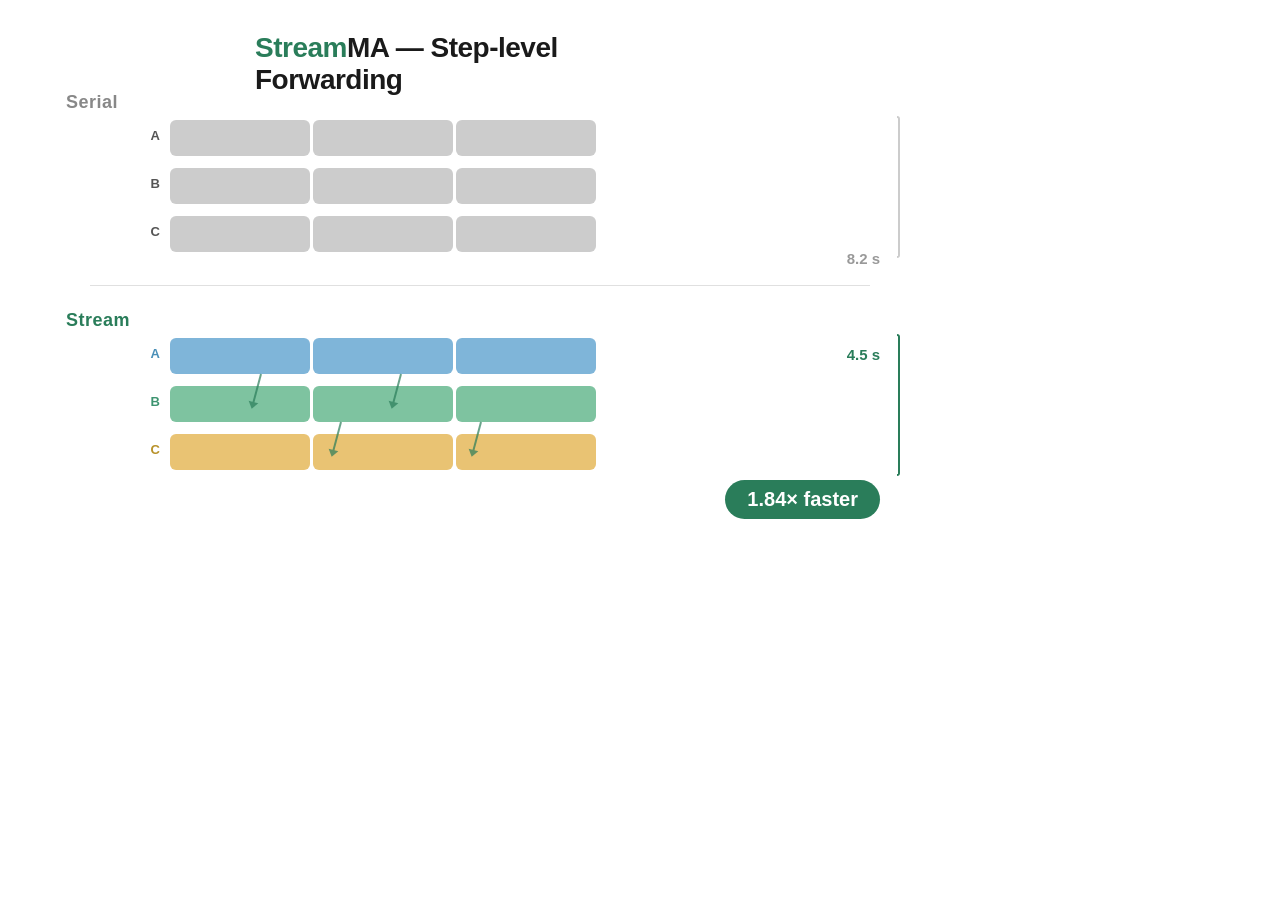
<file: promo/method_anim.html>
<!DOCTYPE html>
<html>
<head>
<meta charset="utf-8">
<style>
* { margin: 0; padding: 0; box-sizing: border-box; }
body {
  width: 960px; height: 540px;
  background: #ffffff;
  font-family: -apple-system, 'Helvetica Neue', sans-serif;
  overflow: hidden;
  display: flex; align-items: center; justify-content: center;
}
.canvas {
  width: 900px; height: 500px;
  position: relative;
}

/* Title */
.title {
  position: absolute; top: 12px; left: 50%;
  transform: translateX(-50%);
  font-size: 28px; font-weight: 800; color: #1a1a1a;
  letter-spacing: -0.5px;
  opacity: 0;
  animation: fadeIn 0.6s 0.3s forwards;
}
.title .accent { color: #2a7d5a; }

/* Section labels */
.label {
  position: absolute; left: 36px;
  font-size: 18px; font-weight: 700; letter-spacing: 0.5px;
}
.label-serial { top: 72px; color: #888; }
.label-stream { top: 290px; color: #2a7d5a; }

/* Agent lanes */
.lane {
  position: absolute; height: 36px; left: 140px;
  display: flex; gap: 3px; align-items: center;
}
/* Serial lanes */
.s-a { top: 100px; }
.s-b { top: 148px; }
.s-c { top: 196px; }
/* Stream lanes */
.st-a { top: 318px; }
.st-b { top: 366px; }
.st-c { top: 414px; }

/* Step blocks */
.step {
  width: 0; height: 36px; border-radius: 6px;
  opacity: 0;
}
/* Agent colors */
.agent-a { background: #7fb5d9; }
.agent-b { background: #7ec3a0; }
.agent-c { background: #e9c373; }
.agent-grey { background: #ccc; }

/* Serial steps: appear one after another, no overlap */
/* A steps (each 140px wide, appear at 1s, 2s, 3s, 4s) */
.s-a .step:nth-child(1) { animation: growStep 0.7s 1.0s forwards; }
.s-a .step:nth-child(2) { animation: growStep 0.7s 1.8s forwards; }
.s-a .step:nth-child(3) { animation: growStep 0.7s 2.6s forwards; }

.s-b .step:nth-child(1) { animation: growStep 0.7s 3.5s forwards; }
.s-b .step:nth-child(2) { animation: growStep 0.7s 4.3s forwards; }
.s-b .step:nth-child(3) { animation: growStep 0.7s 5.1s forwards; }

.s-c .step:nth-child(1) { animation: growStep 0.7s 5.9s forwards; }
.s-c .step:nth-child(2) { animation: growStep 0.7s 6.7s forwards; }
.s-c .step:nth-child(3) { animation: growStep 0.7s 7.5s forwards; }

/* Stream steps: overlapping, cascaded */
.st-a .step:nth-child(1) { animation: growStep 0.7s 1.0s forwards; }
.st-a .step:nth-child(2) { animation: growStep 0.7s 1.8s forwards; }
.st-a .step:nth-child(3) { animation: growStep 0.7s 2.6s forwards; }

.st-b .step:nth-child(1) { animation: growStep 0.7s 1.9s forwards; }
.st-b .step:nth-child(2) { animation: growStep 0.7s 2.7s forwards; }
.st-b .step:nth-child(3) { animation: growStep 0.7s 3.5s forwards; }

.st-c .step:nth-child(1) { animation: growStep 0.7s 2.8s forwards; }
.st-c .step:nth-child(2) { animation: growStep 0.7s 3.6s forwards; }
.st-c .step:nth-child(3) { animation: growStep 0.7s 4.4s forwards; }

/* Forward arrows (Stream only) */
.arrow {
  position: absolute;
  width: 2px; height: 0;
  background: #2a7d5a;
  opacity: 0;
  transform-origin: top center;
}
.arrow::after {
  content: '';
  position: absolute; bottom: -6px; left: -4px;
  width: 0; height: 0;
  border-left: 5px solid transparent;
  border-right: 5px solid transparent;
  border-top: 7px solid #2a7d5a;
}
/* A→B arrows */
.arr-ab-1 { left: 230px; top: 354px; transform: rotate(15deg); animation: growArrow 0.3s 1.8s forwards; }
.arr-ab-2 { left: 370px; top: 354px; transform: rotate(15deg); animation: growArrow 0.3s 2.6s forwards; }
/* B→C arrows */
.arr-bc-1 { left: 310px; top: 402px; transform: rotate(15deg); animation: growArrow 0.3s 2.7s forwards; }
.arr-bc-2 { left: 450px; top: 402px; transform: rotate(15deg); animation: growArrow 0.3s 3.5s forwards; }

/* Speedup badge */
.speedup {
  position: absolute; right: 50px; top: 460px;
  background: #2a7d5a; color: #fff;
  font-size: 20px; font-weight: 700;
  padding: 8px 22px; border-radius: 999px;
  opacity: 0;
  animation: popIn 0.5s 5.0s forwards;
}

/* Serial end marker */
.serial-end {
  position: absolute; right: 50px; top: 230px;
  color: #999; font-size: 15px; font-weight: 600;
  opacity: 0;
  animation: fadeIn 0.4s 8.3s forwards;
}
.stream-end {
  position: absolute; right: 50px; top: 326px;
  color: #2a7d5a; font-size: 15px; font-weight: 600;
  opacity: 0;
  animation: fadeIn 0.4s 5.2s forwards;
}

/* Agent labels */
.agent-label {
  position: absolute; left: 100px;
  font-size: 13px; font-weight: 600; color: #555;
  width: 30px; text-align: right;
}

/* Timeline bracket */
.bracket-serial {
  position: absolute; right: 30px; top: 96px;
  width: 3px; height: 142px;
  border-right: 2.5px solid #ccc;
  border-top: 2.5px solid #ccc;
  border-bottom: 2.5px solid #ccc;
  border-radius: 0 4px 4px 0;
  opacity: 0;
  animation: fadeIn 0.4s 8.3s forwards;
}
.bracket-stream {
  position: absolute; right: 30px; top: 314px;
  width: 3px; height: 142px;
  border-right: 2.5px solid #2a7d5a;
  border-top: 2.5px solid #2a7d5a;
  border-bottom: 2.5px solid #2a7d5a;
  border-radius: 0 4px 4px 0;
  opacity: 0;
  animation: fadeIn 0.4s 5.2s forwards;
}

/* Keyframes */
@keyframes fadeIn {
  to { opacity: 1; }
}
@keyframes growStep {
  0% { width: 0; opacity: 0.3; }
  30% { opacity: 1; }
  100% { width: 140px; opacity: 1; }
}
@keyframes growArrow {
  0% { height: 0; opacity: 0; }
  100% { height: 30px; opacity: 0.7; }
}
@keyframes popIn {
  0% { opacity: 0; transform: scale(0.6); }
  60% { transform: scale(1.1); }
  100% { opacity: 1; transform: scale(1); }
}
</style>
</head>
<body>
<div class="canvas">
  <div class="title"><span class="accent">Stream</span>MA — Step-level Forwarding</div>

  <!-- Serial Section -->
  <div class="label label-serial">Serial</div>
  <div class="agent-label" style="top:108px;">A</div>
  <div class="agent-label" style="top:156px;">B</div>
  <div class="agent-label" style="top:204px;">C</div>
  <div class="lane s-a">
    <div class="step agent-grey"></div>
    <div class="step agent-grey"></div>
    <div class="step agent-grey"></div>
  </div>
  <div class="lane s-b">
    <div class="step agent-grey"></div>
    <div class="step agent-grey"></div>
    <div class="step agent-grey"></div>
  </div>
  <div class="lane s-c">
    <div class="step agent-grey"></div>
    <div class="step agent-grey"></div>
    <div class="step agent-grey"></div>
  </div>
  <div class="bracket-serial"></div>
  <div class="serial-end">8.2 s</div>

  <!-- Divider -->
  <div style="position:absolute;left:60px;right:60px;top:265px;height:1px;background:#e0e0e0;"></div>

  <!-- Stream Section -->
  <div class="label label-stream">Stream</div>
  <div class="agent-label" style="top:326px;color:#4a90b8;">A</div>
  <div class="agent-label" style="top:374px;color:#3d9470;">B</div>
  <div class="agent-label" style="top:422px;color:#b8922a;">C</div>
  <div class="lane st-a">
    <div class="step agent-a"></div>
    <div class="step agent-a"></div>
    <div class="step agent-a"></div>
  </div>
  <div class="lane st-b">
    <div class="step agent-b"></div>
    <div class="step agent-b"></div>
    <div class="step agent-b"></div>
  </div>
  <div class="lane st-c">
    <div class="step agent-c"></div>
    <div class="step agent-c"></div>
    <div class="step agent-c"></div>
  </div>

  <!-- Forward arrows -->
  <div class="arrow arr-ab-1"></div>
  <div class="arrow arr-ab-2"></div>
  <div class="arrow arr-bc-1"></div>
  <div class="arrow arr-bc-2"></div>

  <div class="bracket-stream"></div>
  <div class="stream-end">4.5 s</div>
  <div class="speedup">1.84× faster</div>
</div>
</body>
</html>
</file>
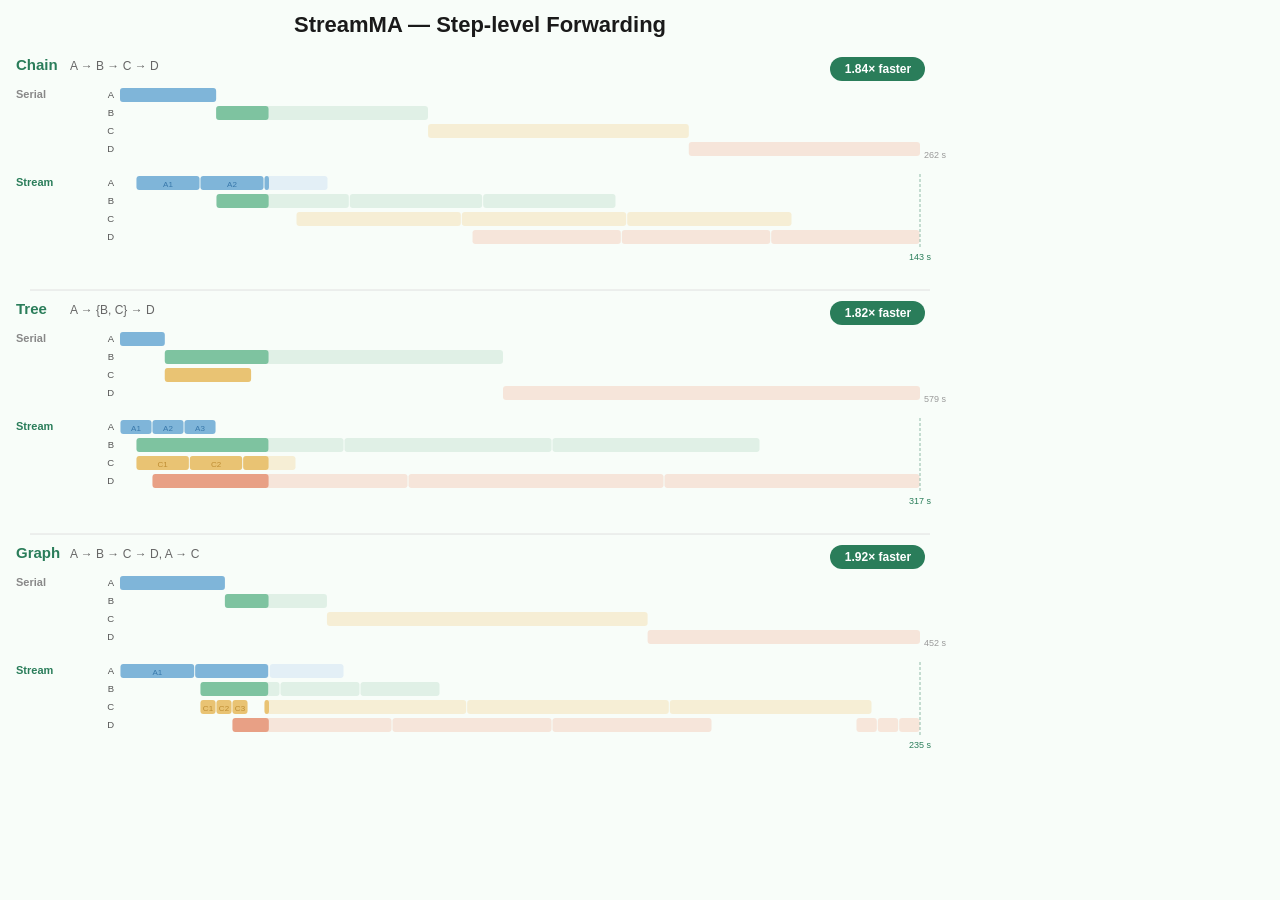
<file: promo/triple_topo.html>
<!DOCTYPE html>
<html>
<head>
<meta charset="utf-8">
<style>
* { margin: 0; padding: 0; box-sizing: border-box; }
body {
  width: 960px; height: 780px;
  background: #f8fdf9;
  font-family: -apple-system, 'Helvetica Neue', sans-serif;
  overflow: hidden;
}
svg { display: block; width: 960px; height: 780px; }
</style>
</head>
<body>
<svg id="canvas" viewBox="0 0 960 780" xmlns="http://www.w3.org/2000/svg">
</svg>
<script>
(function() {
const NS = 'http://www.w3.org/2000/svg';
const svg = document.getElementById('canvas');

// ===== DATA (from hero_timeline.js) =====
const TOPOS = [
  {
    key: 'chain', title: 'Chain', dagLabel: 'A \u2192 B \u2192 C \u2192 D',
    speedup: 1.84, api_time: 261.99, wall_time: 142.57,
    agents: ['Agent_A','Agent_B','Agent_C','Agent_D'],
    serial: [
      { agent:'Agent_A', start:0, end:31.48 },
      { agent:'Agent_B', start:31.48, end:100.87 },
      { agent:'Agent_C', start:100.87, end:186.28 },
      { agent:'Agent_D', start:186.28, end:261.99 },
    ],
    stream: {
      Agent_A: [[2.85,37.07]], Agent_B: [[17.11,88.39]],
      Agent_C: [[31.37,119.76]], Agent_D: [[62.73,142.57]],
    },
    edges: [['Agent_A','Agent_B'],['Agent_B','Agent_C'],['Agent_C','Agent_D']],
  },
  {
    key: 'tree', title: 'Tree', dagLabel: 'A \u2192 {B, C} \u2192 D',
    speedup: 1.82, api_time: 640.98, wall_time: 317.41,
    agents: ['Agent_A','Agent_B','Agent_C','Agent_D'],
    serial: [
      { agent:'Agent_A', start:0, end:32.40 },
      { agent:'Agent_B', start:32.40, end:276.99 },
      { agent:'Agent_C', start:32.40, end:94.80 },
      { agent:'Agent_D', start:276.99, end:578.57 },
    ],
    stream: {
      Agent_A: [[0,38.09]], Agent_B: [[6.35,253.93]],
      Agent_C: [[6.35,69.83]], Agent_D: [[12.70,317.41]],
    },
    edges: [['Agent_A','Agent_B'],['Agent_A','Agent_C'],['Agent_B','Agent_D'],['Agent_C','Agent_D']],
  },
  {
    key: 'graph', title: 'Graph', dagLabel: 'A \u2192 B \u2192 C \u2192 D, A \u2192 C',
    speedup: 1.92, api_time: 452.23, wall_time: 235.45,
    agents: ['Agent_A','Agent_B','Agent_C','Agent_D'],
    serial: [
      { agent:'Agent_A', start:0, end:59.30 },
      { agent:'Agent_B', start:59.30, end:116.99 },
      { agent:'Agent_C', start:116.99, end:298.27 },
      { agent:'Agent_D', start:298.27, end:452.23 },
    ],
    stream: {
      Agent_A: [[0,65.93]], Agent_B: [[23.54,94.18]],
      Agent_C: [[23.54,37.67],[42.38,221.32]], Agent_D: [[32.96,174.23],[216.61,235.45]],
    },
    edges: [['Agent_A','Agent_B'],['Agent_B','Agent_C'],['Agent_C','Agent_D'],['Agent_A','Agent_C']],
  },
];

const PAL = {
  Agent_A: { mid:'#7fb5d9', dark:'#2c6ea3', light:'#dbeaf5' },
  Agent_B: { mid:'#7ec3a0', dark:'#2f9e6e', light:'#d6ecdf' },
  Agent_C: { mid:'#e9c373', dark:'#b88528', light:'#f6e8c7' },
  Agent_D: { mid:'#e8a085', dark:'#c25a36', light:'#f6dccd' },
};

const STEPS = 3;
const LOOP_MS = 7000;
const barH = 14;
const laneGap = 4;
const chartLeft = 120;
const chartRight = 40;
const chartW = 960 - chartLeft - chartRight;

function el(tag, attrs, parent) {
  const e = document.createElementNS(NS, tag);
  for (const k in attrs) e.setAttribute(k, attrs[k]);
  if (parent) parent.appendChild(e);
  return e;
}

// ===== Title =====
el('text', { x: 480, y: 32, 'text-anchor':'middle', 'font-size':22, 'font-weight':800, fill:'#1a1a1a' }, svg).textContent = 'StreamMA \u2014 Step-level Forwarding';

// ===== Build each topology section =====
const sections = []; // [{serialBars, streamBars, arrows, serialMax, wallTime}]
const sectionY0 = [52, 296, 540]; // y offset for each topo section
const sectionH = 234;

TOPOS.forEach((topo, ti) => {
  const y0 = sectionY0[ti];
  const g = el('g', { transform: `translate(0, ${y0})` }, svg);

  // Section header
  el('text', { x: 16, y: 18, 'font-size':15, 'font-weight':700, fill:'#2a7d5a' }, g).textContent = topo.title;
  el('text', { x: 70, y: 18, 'font-size':12, fill:'#666' }, g).textContent = topo.dagLabel;

  // Speedup badge
  const badge = el('g', { transform: 'translate(830, 5)' }, g);
  el('rect', { x:0, y:0, width:95, height:24, rx:12, fill:'#2a7d5a' }, badge);
  el('text', { x:48, y:16, 'text-anchor':'middle', 'font-size':12, 'font-weight':700, fill:'#fff' }, badge).textContent = topo.speedup.toFixed(2) + '\u00d7 faster';

  // === Serial ===
  const serialY0 = 36;
  el('text', { x: 16, y: serialY0 + 10, 'font-size':11, 'font-weight':600, fill:'#888' }, g).textContent = 'Serial';
  const serialMax = Math.max(...topo.serial.map(s => s.end));
  const sScale = chartW / serialMax;
  const serialBars = [];

  topo.serial.forEach((seg, i) => {
    const pal = PAL[seg.agent];
    const x = chartLeft + seg.start * sScale;
    const w = (seg.end - seg.start) * sScale;
    const y = serialY0 + i * (barH + laneGap);
    // Agent label
    el('text', { x: chartLeft - 6, y: y + barH/2 + 3, 'text-anchor':'end', 'font-size':9.5, fill:'#555' }, g).textContent = seg.agent.replace('Agent_', '');
    // Backdrop
    el('rect', { x, y, width: w, height: barH, rx: 3, fill: pal.light, opacity: 0.7 }, g);
    // Animated fill
    const bar = el('rect', { x, y, width: 0, height: barH, rx: 3, fill: pal.mid }, g);
    serialBars.push({ bar, x, fullW: w, start: seg.start, end: seg.end });
  });

  // === Stream ===
  const streamY0 = serialY0 + 4 * (barH + laneGap) + 16;
  el('text', { x: 16, y: streamY0 + 10, 'font-size':11, 'font-weight':600, fill:'#2a7d5a' }, g).textContent = 'Stream';
  const wScale = chartW / topo.wall_time;
  const streamBars = [];

  topo.agents.forEach((agent, i) => {
    const pal = PAL[agent];
    const segs = topo.stream[agent] || [];
    const y = streamY0 + i * (barH + laneGap);
    // Agent label
    el('text', { x: chartLeft - 6, y: y + barH/2 + 3, 'text-anchor':'end', 'font-size':9.5, fill:'#555' }, g).textContent = agent.replace('Agent_', '');

    segs.forEach(([s, e]) => {
      const x = chartLeft + s * wScale;
      const w = (e - s) * wScale;
      // Step subdivision
      const stepW = w / STEPS;
      for (let k = 0; k < STEPS; k++) {
        const sx = x + k * stepW;
        // Backdrop
        el('rect', { x: sx + 0.5, y, width: stepW - 1, height: barH, rx: 3, fill: pal.light, opacity: 0.7 }, g);
        // Animated fill
        const bar = el('rect', { x: sx + 0.5, y, width: 0, height: barH, rx: 3, fill: pal.mid }, g);
        const stepStart = s + (e - s) * k / STEPS;
        const stepEnd = s + (e - s) * (k + 1) / STEPS;
        streamBars.push({ bar, fullW: stepW - 1, start: stepStart, end: stepEnd });
      }
      // Step labels
      for (let k = 0; k < STEPS; k++) {
        const sx = x + k * stepW;
        const lbl = el('text', {
          x: sx + stepW/2, y: y + barH/2 + 3.5,
          'text-anchor':'middle', 'font-size': 8, fill: pal.dark,
          'pointer-events':'none', opacity: 0
        }, g);
        lbl.textContent = agent.replace('Agent_','').charAt(0) + (k+1);
        const stepStart = s + (e - s) * k / STEPS;
        const stepEnd = s + (e - s) * (k + 1) / STEPS;
        streamBars.push({ bar: lbl, isLabel: true, start: stepStart, end: stepEnd });
      }
    });
  });

  // Time markers
  const serialEndX = chartLeft + chartW;
  el('text', { x: serialEndX + 4, y: serialY0 + 3.5*(barH+laneGap) + barH/2, 'font-size':9, fill:'#999' }, g).textContent = Math.round(serialMax) + ' s';
  const streamEndX = chartLeft + topo.wall_time * wScale;
  el('line', { x1: streamEndX, y1: streamY0 - 2, x2: streamEndX, y2: streamY0 + 4*(barH+laneGap), stroke:'#2a7d5a', 'stroke-width':1, 'stroke-dasharray':'3 2', opacity:0.5 }, g);
  el('text', { x: streamEndX, y: streamY0 + 4*(barH+laneGap) + 12, 'text-anchor':'middle', 'font-size':9, fill:'#2a7d5a' }, g).textContent = Math.round(topo.wall_time) + ' s';

  sections.push({ serialBars, streamBars, serialMax, wallTime: topo.wall_time });
});

// Separator lines between sections
el('line', { x1:30, y1:290, x2:930, y2:290, stroke:'#e0e0e0', 'stroke-width':1 }, svg);
el('line', { x1:30, y1:534, x2:930, y2:534, stroke:'#e0e0e0', 'stroke-width':1 }, svg);

// ===== Animation =====
let t0 = null;
function step(now) {
  if (t0 === null) t0 = now;
  let t = ((now - t0) % (LOOP_MS + 1200)) / LOOP_MS; // 1200ms pause between loops
  if (t > 1) t = 1; // hold at 1 during pause

  sections.forEach(sec => {
    const serialCursor = t * sec.serialMax;
    sec.serialBars.forEach(b => {
      const progress = Math.max(0, Math.min(1, (serialCursor - b.start) / (b.end - b.start)));
      b.bar.setAttribute('width', progress * b.fullW);
    });

    const streamCursor = t * sec.wallTime;
    sec.streamBars.forEach(b => {
      if (b.isLabel) {
        const done = streamCursor >= b.end;
        b.bar.setAttribute('opacity', done ? 0.85 : 0);
        return;
      }
      const progress = Math.max(0, Math.min(1, (streamCursor - b.start) / (b.end - b.start)));
      b.bar.setAttribute('width', progress * b.fullW);
    });
  });

  requestAnimationFrame(step);
}
requestAnimationFrame(step);
})();
</script>
</body>
</html>
</file>
